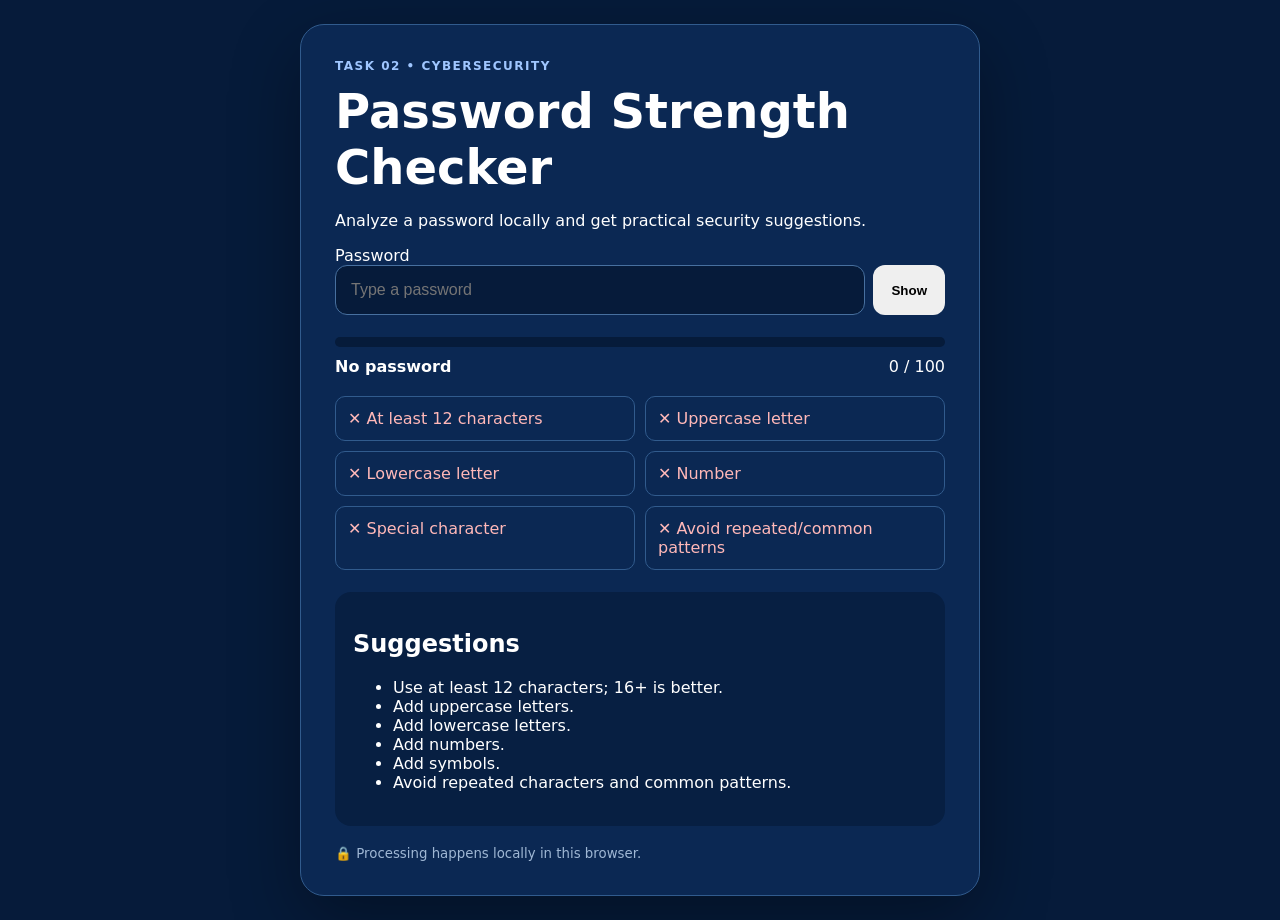
<file: task-02-password-strength-checker/web/index.html>
<!doctype html>
<html lang="en"><head><meta charset="UTF-8"><meta name="viewport" content="width=device-width,initial-scale=1"><title>Password Strength Checker</title><link rel="stylesheet" href="style.css"></head>
<body><main class="card"><div class="badge">TASK 02 • CYBERSECURITY</div><h1>Password Strength Checker</h1><p>Analyze a password locally and get practical security suggestions.</p>
<label>Password</label><div class="input"><input id="password" type="password" autocomplete="new-password" placeholder="Type a password"><button id="toggle" type="button">Show</button></div>
<div class="meter"><div id="bar"></div></div><div class="row"><b id="level">No password</b><span id="score">0 / 100</span></div>
<div class="checks"><div id="length">✕ At least 12 characters</div><div id="upper">✕ Uppercase letter</div><div id="lower">✕ Lowercase letter</div><div id="number">✕ Number</div><div id="special">✕ Special character</div><div id="unique">✕ Avoid repeated/common patterns</div></div>
<section><h2>Suggestions</h2><ul id="suggestions"><li>Use a long, unique password or passphrase.</li></ul></section>
<small>🔒 Processing happens locally in this browser.</small></main><script src="app.js"></script></body></html>
</file>
<file: task-02-password-strength-checker/web/style.css>
*{box-sizing:border-box}body{margin:0;min-height:100vh;display:grid;place-items:center;padding:24px;background:#061b3a;color:#fff;font-family:Inter,system-ui,sans-serif}.card{width:min(680px,100%);background:#0b2853;border:1px solid #315b8d;border-radius:24px;padding:34px;box-shadow:0 25px 70px #0005}.badge{font-size:12px;letter-spacing:1.5px;font-weight:800;color:#9fc6ff}h1{font-size:clamp(32px,6vw,48px);margin:10px 0}.input{display:flex;gap:8px}.input input{flex:1;padding:15px;border-radius:12px;border:1px solid #47709f;background:#061b3a;color:#fff;font-size:16px}.input button{border:0;border-radius:12px;padding:0 18px;font-weight:800}.meter{height:10px;background:#061b3a;border-radius:99px;margin:22px 0 10px;overflow:hidden}.meter div{height:100%;width:0;background:#fff;transition:.2s}.row{display:flex;justify-content:space-between;margin-bottom:20px}.checks{display:grid;grid-template-columns:1fr 1fr;gap:10px}.checks div{padding:12px;border:1px solid #315b8d;border-radius:10px;color:#ffb8b8}.checks div.ok{color:#aaf0c5;border-color:#3b805e}section{margin-top:22px;background:#071f42;padding:18px;border-radius:16px}small{display:block;color:#9fb7d4;margin-top:20px}@media(max-width:560px){.checks{grid-template-columns:1fr}}
</file>
